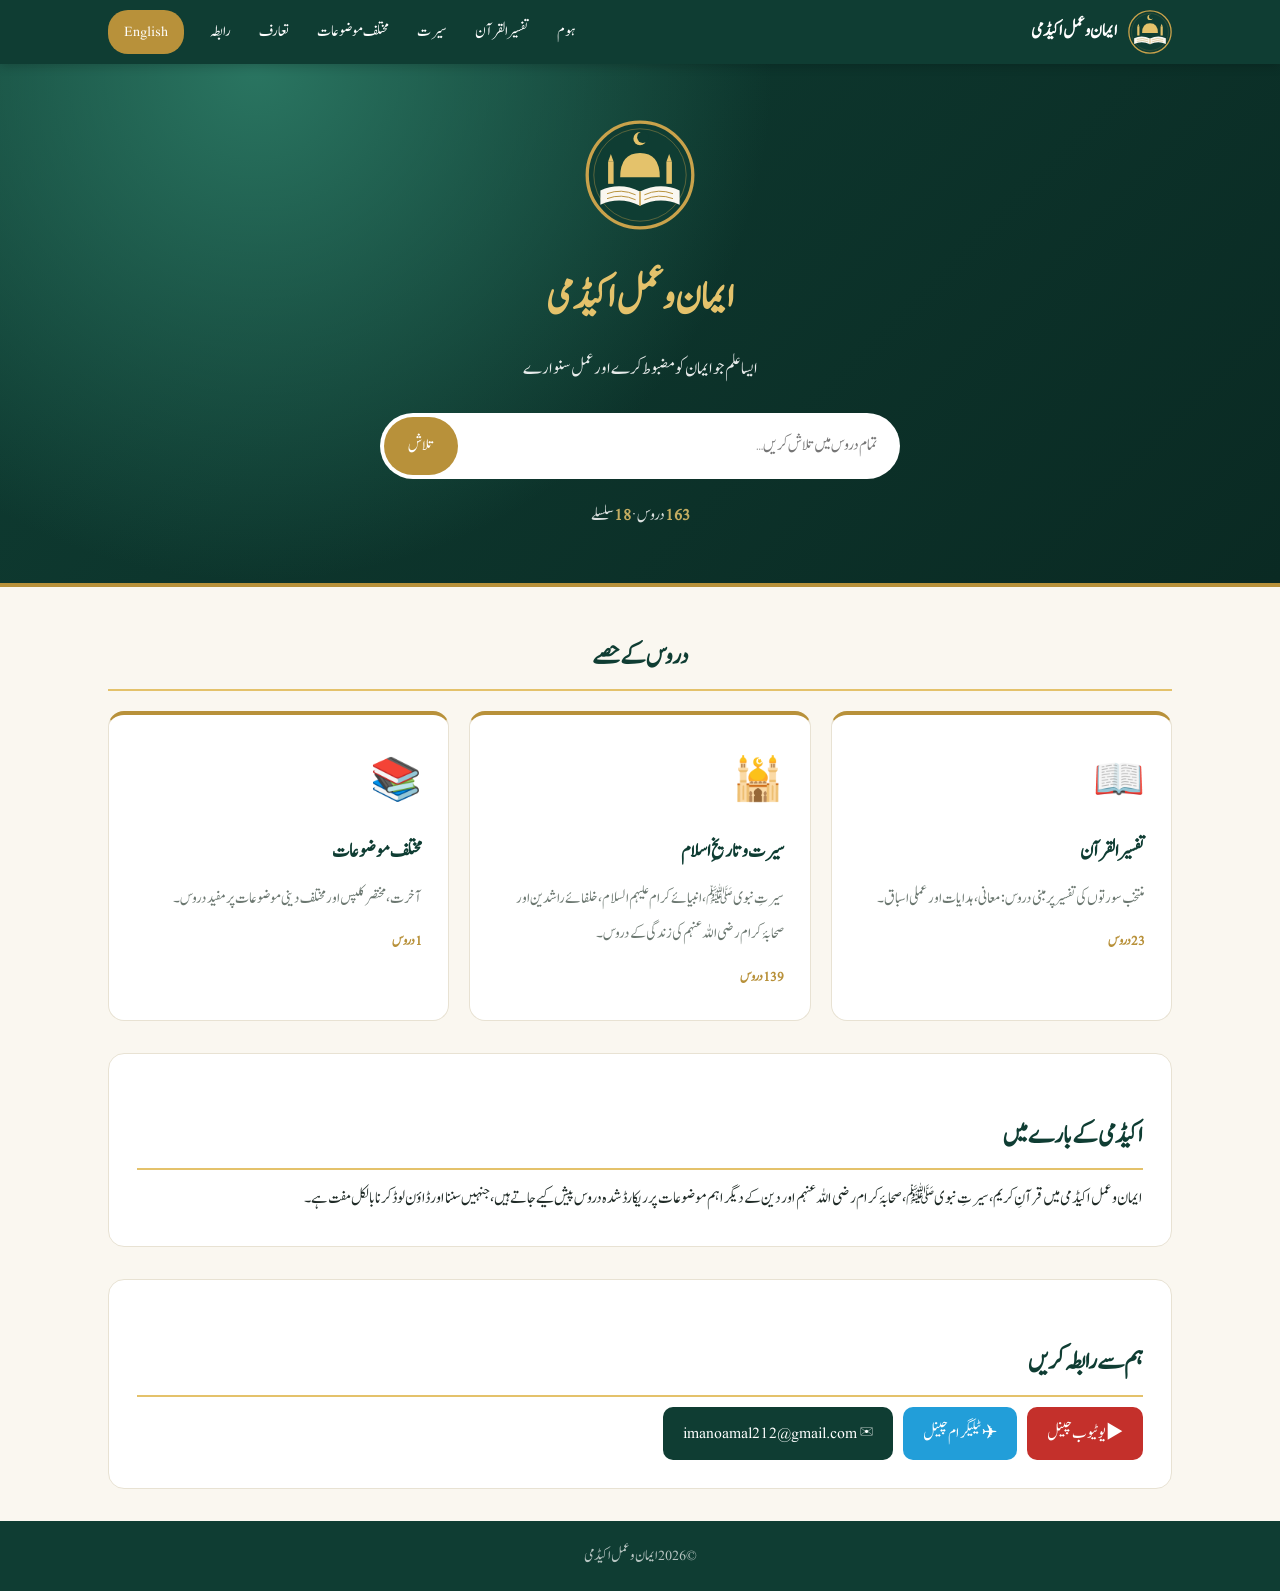
<file: index.html>
<!DOCTYPE html>
<html lang="ur" dir="rtl">
<head>
<meta charset="UTF-8"><meta name="viewport" content="width=device-width, initial-scale=1">
<title>ایمان و عمل اکیڈمی | Iman & Amal Academy</title>
<meta name="description" content="Audio lessons on Tafseer, Seerah and various Islamic topics — دروس برائے تفسیر، سیرت اور مختلف دینی موضوعات">
<link rel="icon" href="favicon.svg" type="image/svg+xml">
<link rel="preconnect" href="https://fonts.googleapis.com"><link rel="preconnect" href="https://fonts.gstatic.com" crossorigin>
<link href="https://fonts.googleapis.com/css2?family=Inter:wght@400;600;700&family=Noto+Nastaliq+Urdu:wght@400;700&display=swap" rel="stylesheet">
<link rel="stylesheet" href="style.css">
</head>
<body>
<header id="site-header"></header>

<section class="hero"><div class="wrap">
  <img class="hero-logo" src="logo.svg" alt="">
  <h1 data-en="Iman & Amal Academy" data-ur="ایمان و عمل اکیڈمی"></h1>
  <p data-en="Knowledge that builds Iman and Improve The Amal" data-ur="ایسا علم جو ایمان کو مضبوط کرے اور عمل سنوارے"></p>
  <form class="search" action="lessons.html">
    <input name="q" data-pen="Search all lessons…" data-pur="تمام دروس میں تلاش کریں…" aria-label="Search">
    <button data-en="Search" data-ur="تلاش"></button>
  </form>
  <div class="stat" id="stat"></div>
</div></section>

<main class="wrap">
  <h2 class="sec" data-en="Explore the Lessons" data-ur="دروس کے حصے"></h2>
  <div class="grid3" id="groups"></div>

  <section id="about" class="box">
    <h2 data-en="About the Academy" data-ur="اکیڈمی کے بارے میں"></h2>
    <p data-en="Iman & Amal Academy shares recorded lessons on the Quran, the life of the Prophet ﷺ and the Companions (may Allah be pleased with them), and other important topics of the religion — all free to listen to or download."
       data-ur="ایمان و عمل اکیڈمی میں قرآنِ کریم، سیرتِ نبوی ﷺ، صحابۂ کرام رضی اللہ عنہم اور دین کے دیگر اہم موضوعات پر ریکارڈ شدہ دروس پیش کیے جاتے ہیں، جنہیں سننا اور ڈاؤن لوڈ کرنا بالکل مفت ہے۔"></p>
  </section>

  <section id="contact" class="box">
    <h2 data-en="Contact Us" data-ur="ہم سے رابطہ کریں"></h2>
    <div class="btns" id="contactLinks"></div>
  </section>
</main>

<footer id="site-footer"></footer>
<script src="data.js"></script><script src="app.js"></script>
</body>
</html>
</file>
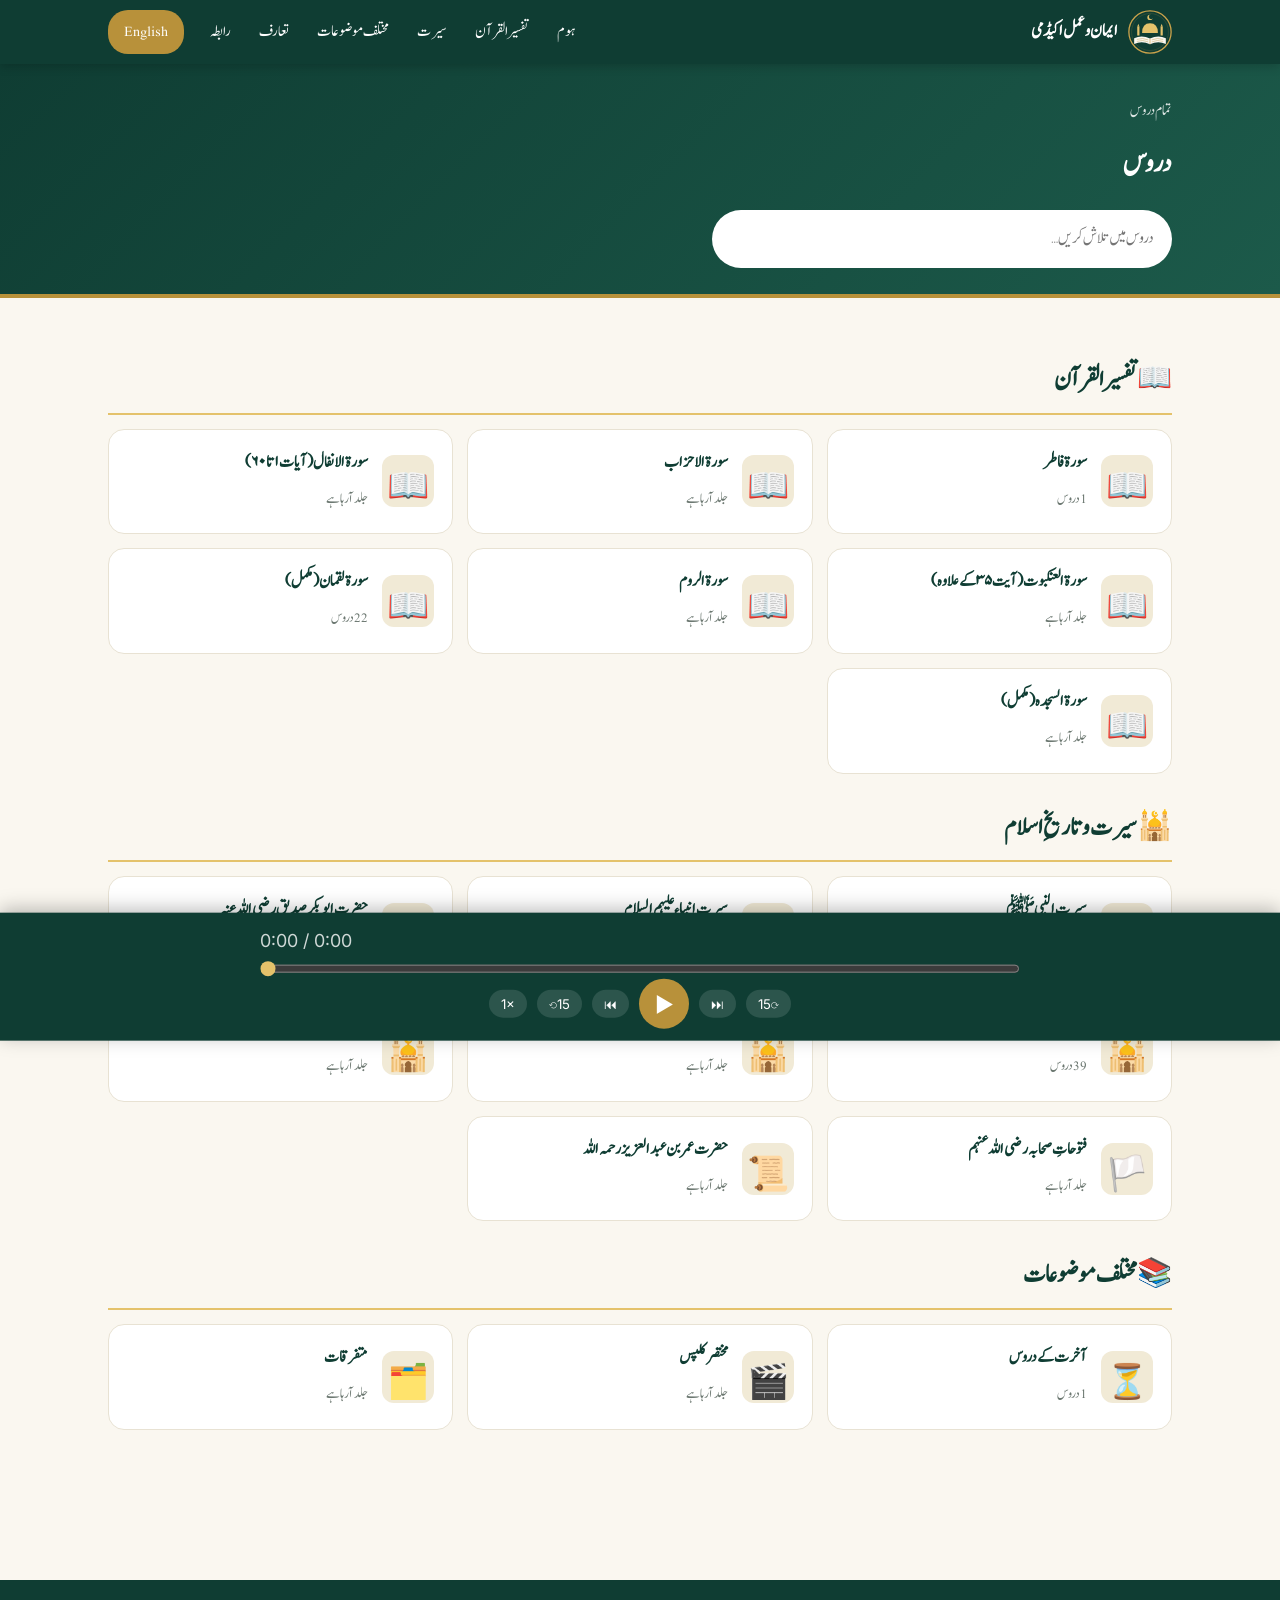
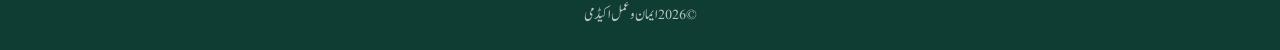
<file: lessons.html>
<!DOCTYPE html>
<html lang="ur" dir="rtl">
<head>
<meta charset="UTF-8"><meta name="viewport" content="width=device-width, initial-scale=1">
<title>دروس | Lessons — ایمان و عمل اکیڈمی</title>
<link rel="icon" href="favicon.svg" type="image/svg+xml">
<link rel="preconnect" href="https://fonts.googleapis.com"><link rel="preconnect" href="https://fonts.gstatic.com" crossorigin>
<link href="https://fonts.googleapis.com/css2?family=Inter:wght@400;600;700&family=Noto+Nastaliq+Urdu:wght@400;700&display=swap" rel="stylesheet">
<link rel="stylesheet" href="style.css">
</head>
<body>
<header id="site-header"></header>

<section class="pagehead"><div class="wrap">
  <div class="crumbs" id="crumbs"></div>
  <h1 id="title"></h1>
  <input id="q" class="searchbox" type="search" data-pen="Search lessons…" data-pur="دروس میں تلاش کریں…" aria-label="Search">
</div></section>

<main class="wrap" id="content"></main>

<div id="player" class="player">
  <audio id="audio" preload="none"></audio>
  <div class="ptop"><span id="pTitle"></span><span id="pTime">0:00 / 0:00</span></div>
  <input id="pSeek" type="range" min="0" max="1000" value="0" dir="ltr" aria-label="Seek">
  <div class="pbtns" dir="ltr">
    <button id="pSpeed">1×</button><button id="pBack">⟲15</button><button id="pPrev">⏮</button>
    <button id="pPlay" class="big">▶</button>
    <button id="pNext">⏭</button><button id="pFwd">15⟳</button>
  </div>
</div>

<footer id="site-footer"></footer>
<script src="data.js"></script><script src="app.js"></script>
</body>
</html>
</file>
<file: style.css>
/* خط جميل نوری نستعلیق: ضع الملف في مجلد fonts/  (إن لم يوجد يُستخدم Noto Nastaliq تلقائيًا) */
@font-face{font-family:"Jameel Noori Nastaleeq";font-display:swap;
 src:local("Jameel Noori Nastaleeq"),local("JameelNooriNastaleeq"),
     url("JAMEEL%20NOORI%20NASTALEEQ.TTF") format("truetype"),
     url("fonts/JameelNooriNastaleeq.woff2") format("woff2"),
     url("fonts/JameelNooriNastaleeq.ttf") format("truetype")}
:root{--g:#0f3d33;--g2:#1c5a4a;--gold:#b8913a;--gold2:#e4c26b;--bg:#faf7f0;--card:#fff;--tx:#1f2a26;--mu:#6b7770;--ln:#e8e2d3}
*{box-sizing:border-box;margin:0}
body{font-family:Inter,system-ui,sans-serif;background:var(--bg);color:var(--tx);line-height:1.7;padding-bottom:0}
html[lang=ur]{font-size:118%} /* حجم الخط الأوردي: عدّل الرقم (مثلاً 112% أو 125%) */
html[lang=ur] body{font-family:"Jameel Noori Nastaleeq","Noto Nastaliq Urdu",Inter,serif;line-height:2}
a{color:inherit;text-decoration:none}
.wrap{max-width:1100px;margin-inline:auto;padding-inline:18px}
.muted{color:var(--mu);padding:30px 0}

/* header */
#site-header{position:sticky;top:0;z-index:50;background:var(--g);color:#fff;box-shadow:0 2px 10px #0003}
.bar{display:flex;align-items:center;gap:14px;min-height:64px}
.brand{display:flex;align-items:center;gap:10px;font-size:1.05rem}
.brand img{width:44px;height:44px}
#nav{display:flex;gap:4px;margin-inline-start:auto}
#nav a{padding:6px 12px;border-radius:8px;font-size:.95rem}
#nav a:hover{background:#ffffff1f;color:var(--gold2)}
.pill{background:var(--gold);color:#fff;border:0;border-radius:20px;padding:5px 16px;cursor:pointer;font:inherit;font-size:.9rem}
.menu{display:none;background:none;border:0;color:#fff;font-size:1.7rem;cursor:pointer}

/* hero */
.hero{background:radial-gradient(circle at 20% 0,#2a7561 0,transparent 45%),linear-gradient(135deg,var(--g),#0a2a23);color:#fff;text-align:center;padding:56px 0 48px;border-bottom:4px solid var(--gold)}
.hero-logo{width:110px;height:110px;margin-bottom:10px}
.hero h1{font-size:2.3rem;color:var(--gold2)}
.hero p{opacity:.9;margin:6px 0 24px;font-size:1.1rem}
.search{display:flex;max-width:520px;margin:auto;background:#fff;border-radius:40px;overflow:hidden;padding:4px}
.search input{flex:1;border:0;padding:10px 18px;font:inherit;font-size:1rem;outline:0;min-width:0;background:none;color:var(--tx)}
.search button{border:0;background:var(--gold);color:#fff;border-radius:30px;padding:0 24px;cursor:pointer;font:inherit}
.stat{margin-top:18px;opacity:.85}.stat b{color:var(--gold2)}

/* home */
.sec{margin:42px 0 20px;text-align:center;color:var(--g)}
.grid3{display:grid;grid-template-columns:repeat(auto-fit,minmax(270px,1fr));gap:20px}
.gcard,.card{background:var(--card);border:1px solid var(--ln);border-radius:16px;transition:.2s}
.gcard{padding:26px;border-top:4px solid var(--gold)}
.gcard:hover,.card:hover{transform:translateY(-4px);box-shadow:0 10px 24px #0f3d3322;border-color:var(--gold)}
.gcard .ic{font-size:2.2rem}.gcard h3{color:var(--g);margin:6px 0}.gcard p{color:var(--mu);font-size:.95rem}
.gcard small{display:block;margin-top:10px;color:var(--gold);font-weight:700}
.box{background:var(--card);border:1px solid var(--ln);border-radius:16px;padding:28px;margin:32px 0}
.box h2{color:var(--g);margin-bottom:10px}
.btns{display:flex;flex-wrap:wrap;gap:10px}
.btn{background:var(--g);color:#fff;padding:8px 20px;border-radius:10px}.btn:hover{background:var(--gold)}

/* lessons page */
.pagehead{background:linear-gradient(135deg,var(--g),var(--g2));color:#fff;padding:30px 0 26px;border-bottom:4px solid var(--gold)}
.crumbs{font-size:.9rem;opacity:.85}.crumbs a:hover{color:var(--gold2)}
.pagehead h1{font-size:1.7rem;margin:4px 0 14px}
.searchbox{width:100%;max-width:460px;padding:10px 18px;border-radius:30px;border:0;font:inherit;font-size:1rem;outline:0}
main#content{padding-block:28px 150px;min-height:60vh}
main h2{color:var(--g);margin:26px 0 14px;border-bottom:2px solid var(--gold2);padding-bottom:4px}
.grid{display:grid;grid-template-columns:repeat(auto-fill,minmax(300px,1fr));gap:14px}
.card{display:flex;gap:14px;align-items:center;padding:16px 18px}
.card .ic{font-size:1.8rem;background:#f1ead6;border-radius:12px;width:52px;height:52px;display:grid;place-items:center;flex:none}
.card h3{font-size:1rem;color:var(--g);line-height:1.8}.card small{color:var(--mu)}
.list{list-style:none;display:grid;gap:10px}
.lesson{display:grid;grid-template-columns:auto 1fr auto;grid-template-areas:"play info acts";align-items:center;gap:14px;background:var(--card);border:1px solid var(--ln);border-radius:14px;padding:12px 16px}
.lesson.on{border-color:var(--gold);background:#fffbee}
.play{grid-area:play;width:44px;height:44px;border-radius:50%;border:0;background:var(--g);color:#fff;font-size:1rem;cursor:pointer}
.play:hover,.lesson.on .play{background:var(--gold)}
.info{grid-area:info;min-width:0}.num{display:inline-block;min-width:28px;color:var(--gold);font-weight:700}
.ttl{font-weight:600}.info small{display:block;color:var(--mu)}
.acts{grid-area:acts;display:flex;gap:8px;align-items:center}
.yt{background:#c4302b;color:#fff;border-radius:8px;padding:4px 12px;font-size:.85rem;white-space:nowrap}
.dl{width:36px;height:36px;display:grid;place-items:center;border-radius:50%;border:1px solid var(--ln)}.dl:hover{background:var(--bg)}

/* player */
.player{position:fixed;inset-inline:0;bottom:0;z-index:60;background:var(--g);color:#fff;padding:10px 18px 12px;transform:translateY(110%);transition:.3s;box-shadow:0 -4px 18px #0004}
.player.show{transform:none}
.ptop{display:flex;justify-content:space-between;gap:12px;font-size:.95rem;max-width:760px;margin:auto}
.ptop span:last-child{opacity:.8;font-family:Inter,sans-serif;white-space:nowrap}
#pSeek{display:block;width:100%;max-width:760px;margin:2px auto;accent-color:var(--gold2)}
.pbtns{display:flex;justify-content:center;align-items:center;gap:10px}
.pbtns button{background:#ffffff1f;border:0;color:#fff;border-radius:20px;padding:6px 12px;cursor:pointer;font-family:Inter,sans-serif}
.pbtns .big{background:var(--gold);width:50px;height:50px;border-radius:50%;font-size:1.1rem}

footer{background:var(--g);color:#ffffffb3;text-align:center;padding:18px 0;font-size:.9rem}

@media(max-width:760px){
 .menu{display:block;margin-inline-start:auto}
 #nav{display:none;position:absolute;top:64px;inset-inline:0;background:var(--g);flex-direction:column;padding:10px 18px 16px;margin:0}
 #nav.open{display:flex}
 .hero h1{font-size:1.7rem}
 .lesson{grid-template-columns:auto 1fr;grid-template-areas:"info info" "play acts";row-gap:10px;padding:14px}
 .acts{justify-self:start}
 .ttl{font-size:1rem}
}

.plbtn{display:inline-block;margin-bottom:16px;background:#c4302b}.plbtn:hover{background:#a02420}
.b-yt{background:#c4302b}.b-tg{background:#229ed9}.b-wa{background:#25a244}.btn:hover{background:var(--gold)!important}
</file>
